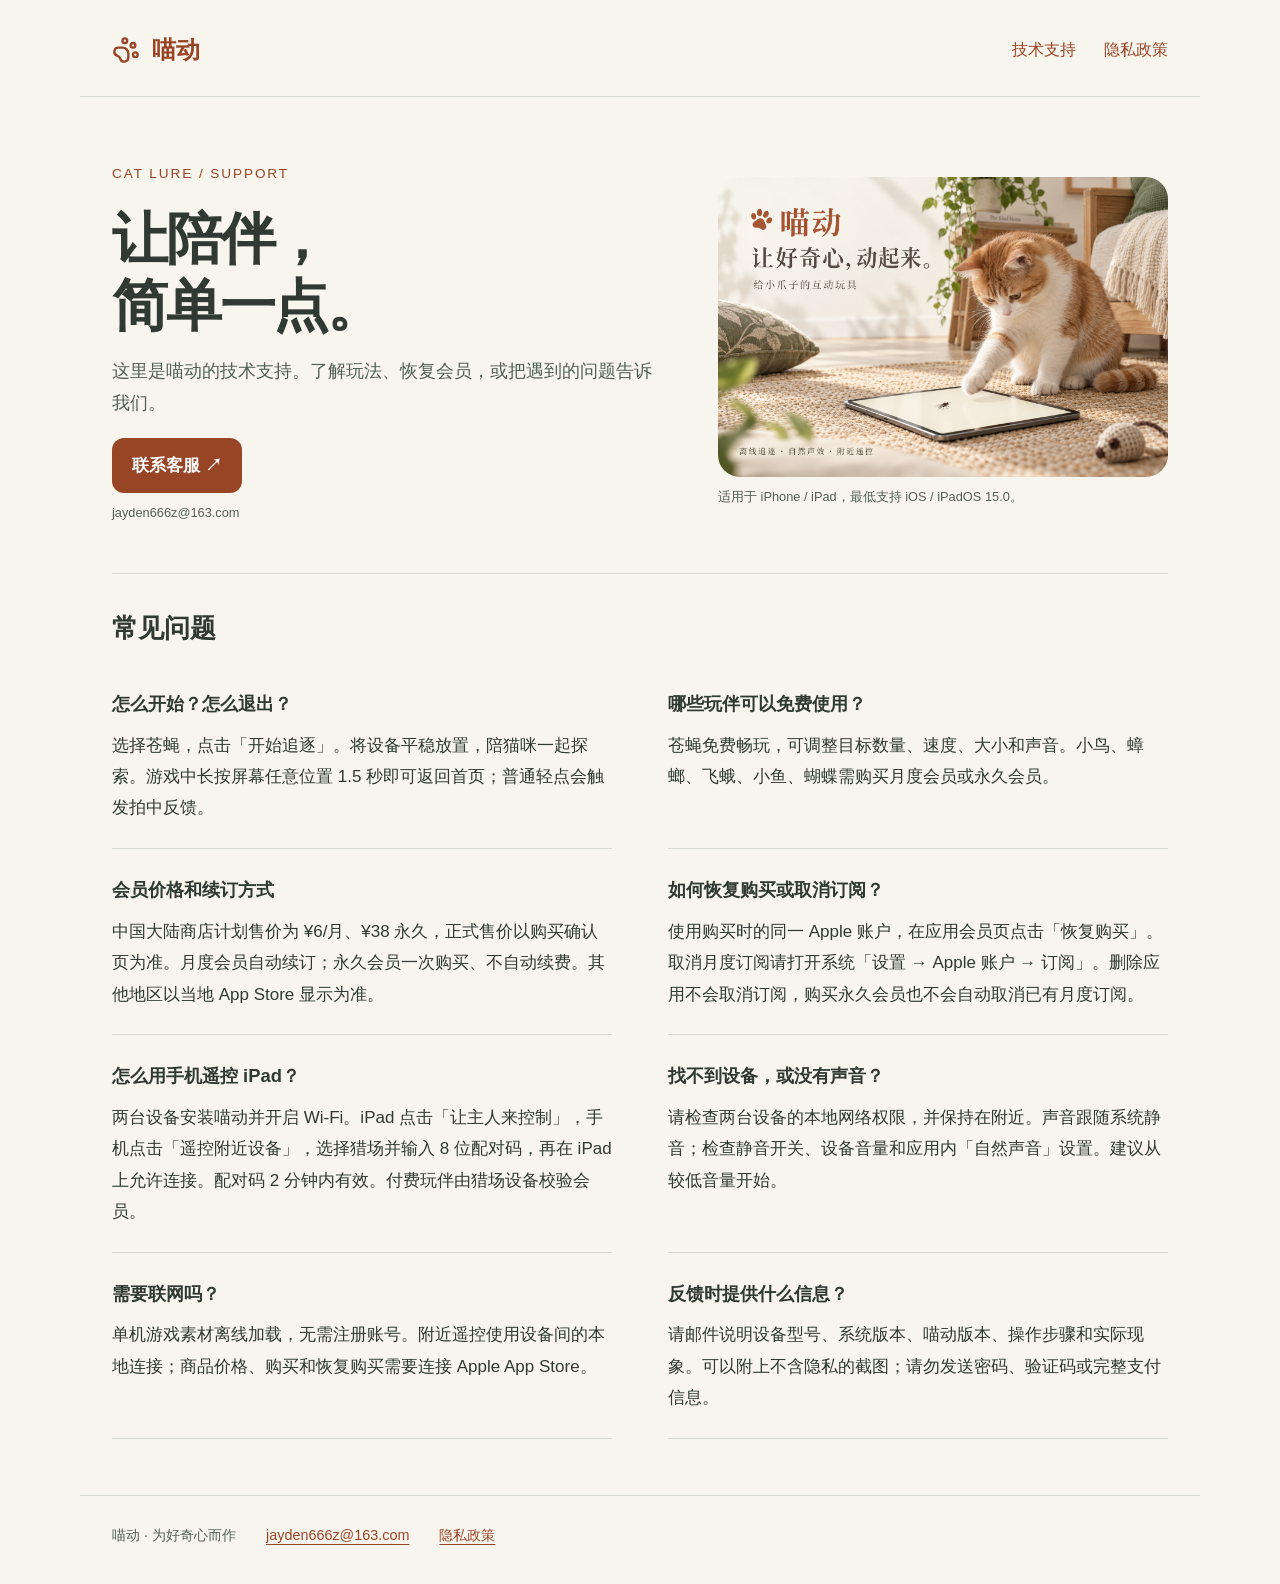
<file: index.html>
<!doctype html><html lang="zh-CN"><head><meta charset="utf-8"><meta name="viewport" content="width=device-width,initial-scale=1"><meta name="description" content="喵动 iPhone 和 iPad 猫咪互动玩具的技术支持与隐私政策"><title>喵动 · 技术支持</title><link rel="stylesheet" href="./styles.css?v=2"><link rel="preload" as="image" href="./miaodong-brand.png"/></head><body><a class="skip" href="#main">跳到正文</a><header class="site-header"><a href="./" class="brand"><svg xmlns="http://www.w3.org/2000/svg" width="28" height="28" viewBox="0 0 24 24" fill="none" stroke="currentColor" stroke-width="2" stroke-linecap="round" stroke-linejoin="round" class="lucide lucide-paw-print" aria-hidden="true"><circle cx="11" cy="4" r="2"></circle><circle cx="18" cy="8" r="2"></circle><circle cx="20" cy="16" r="2"></circle><path d="M9 10a5 5 0 0 1 5 5v3.5a3.5 3.5 0 0 1-6.84 1.045Q6.52 17.48 4.46 16.84A3.5 3.5 0 0 1 5.5 10Z"></path></svg>喵动</a><nav aria-label="主导航"><a href="./">技术支持</a><a href="./privacy.html">隐私政策</a></nav></header><main id="main"><section class="intro"><div><p class="eyebrow">CAT LURE / SUPPORT</p><h1>让陪伴，<br/>简单一点。</h1><p class="lead">这里是喵动的技术支持。了解玩法、恢复会员，或把遇到的问题告诉我们。</p><a class="contact" href="mailto:jayden666z@163.com?subject=%E5%96%B5%E5%8A%A8%E4%BD%BF%E7%94%A8%E5%8F%8D%E9%A6%88">联系客服 ↗</a><p class="caption">jayden666z@163.com</p></div><div><img class="hero-photo" src="./miaodong-brand.png" alt="喵动品牌宣传图：猫咪好奇地伸爪触碰平放在地面的平板" width="1536" height="1024"/><p class="caption">适用于 iPhone / iPad，最低支持 iOS / iPadOS 15.0。</p></div></section><section class="faq"><h2>常见问题</h2><div class="faq-grid"><article><h3>怎么开始？怎么退出？</h3><p>选择苍蝇，点击「开始追逐」。将设备平稳放置，陪猫咪一起探索。游戏中长按屏幕任意位置 1.5 秒即可返回首页；普通轻点会触发拍中反馈。</p></article><article><h3>哪些玩伴可以免费使用？</h3><p>苍蝇免费畅玩，可调整目标数量、速度、大小和声音。小鸟、蟑螂、飞蛾、小鱼、蝴蝶需购买月度会员或永久会员。</p></article><article><h3>会员价格和续订方式</h3><p>中国大陆商店计划售价为 ¥6/月、¥38 永久，正式售价以购买确认页为准。月度会员自动续订；永久会员一次购买、不自动续费。其他地区以当地 App Store 显示为准。</p></article><article><h3>如何恢复购买或取消订阅？</h3><p>使用购买时的同一 Apple 账户，在应用会员页点击「恢复购买」。取消月度订阅请打开系统「设置 → Apple 账户 → 订阅」。删除应用不会取消订阅，购买永久会员也不会自动取消已有月度订阅。</p></article><article><h3>怎么用手机遥控 iPad？</h3><p>两台设备安装喵动并开启 Wi-Fi。iPad 点击「让主人来控制」，手机点击「遥控附近设备」，选择猎场并输入 8 位配对码，再在 iPad 上允许连接。配对码 2 分钟内有效。付费玩伴由猎场设备校验会员。</p></article><article><h3>找不到设备，或没有声音？</h3><p>请检查两台设备的本地网络权限，并保持在附近。声音跟随系统静音；检查静音开关、设备音量和应用内「自然声音」设置。建议从较低音量开始。</p></article><article><h3>需要联网吗？</h3><p>单机游戏素材离线加载，无需注册账号。附近遥控使用设备间的本地连接；商品价格、购买和恢复购买需要连接 Apple App Store。</p></article><article><h3>反馈时提供什么信息？</h3><p>请邮件说明设备型号、系统版本、喵动版本、操作步骤和实际现象。可以附上不含隐私的截图；请勿发送密码、验证码或完整支付信息。</p></article></div></section></main><footer><span>喵动 · 为好奇心而作</span><a href="mailto:jayden666z@163.com">jayden666z@163.com</a><a href="./privacy.html">隐私政策</a></footer></body></html>
</file>
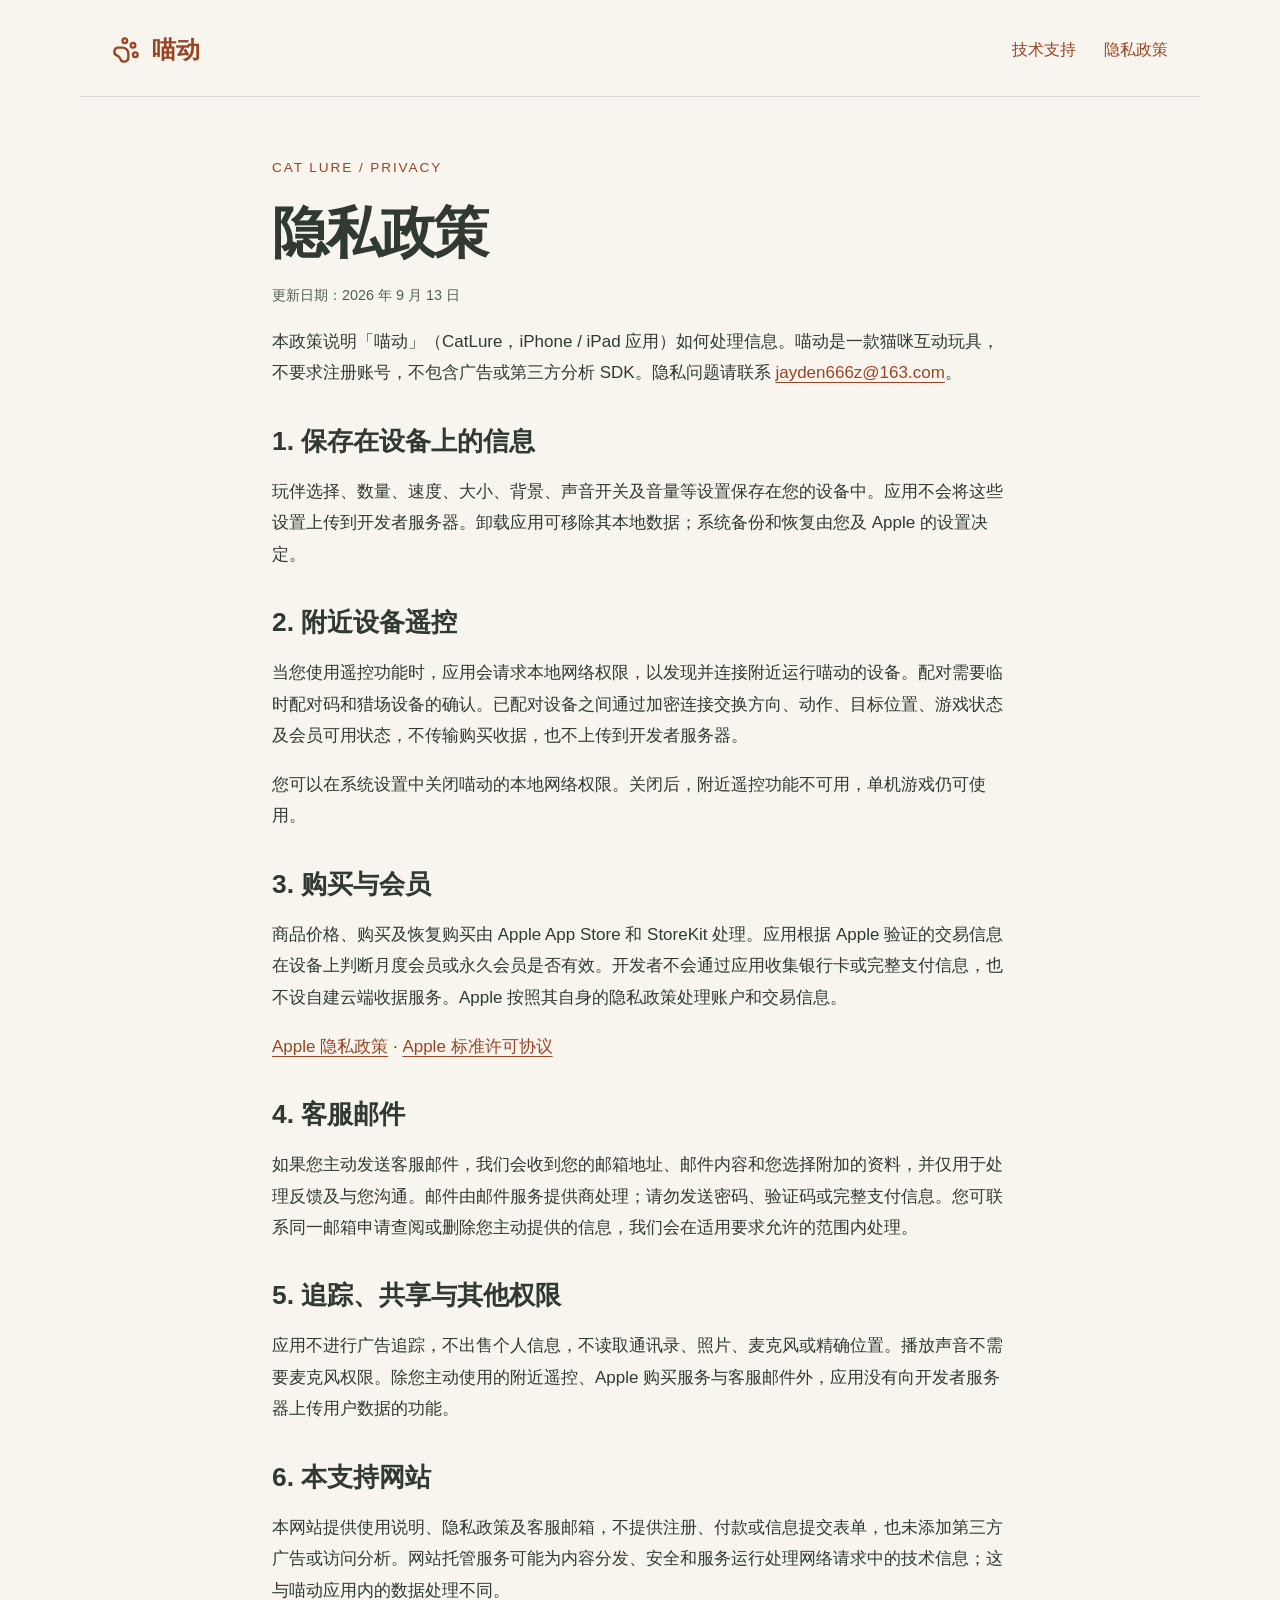
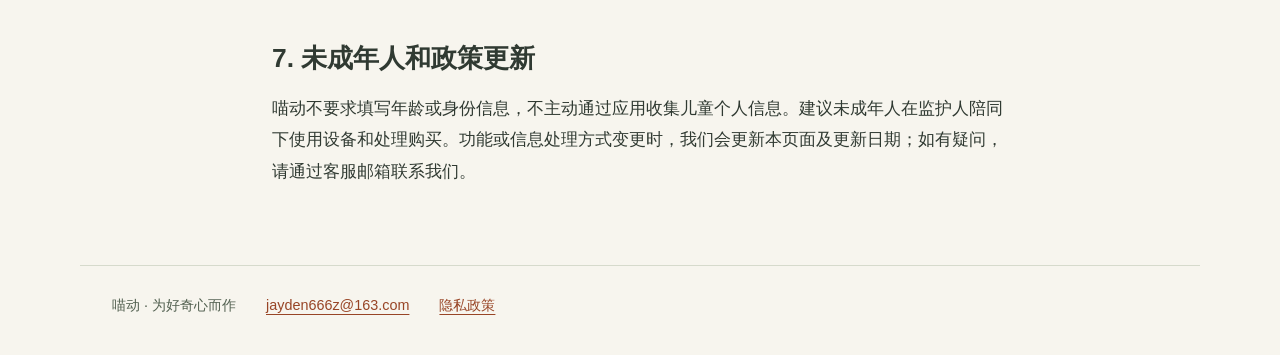
<file: privacy.html>
<!doctype html><html lang="zh-CN"><head><meta charset="utf-8"><meta name="viewport" content="width=device-width,initial-scale=1"><meta name="description" content="喵动 iPhone 和 iPad 猫咪互动玩具的技术支持与隐私政策"><title>隐私政策 · 喵动</title><link rel="stylesheet" href="./styles.css?v=2"></head><body><a class="skip" href="#main">跳到正文</a><header class="site-header"><a href="./" class="brand"><svg xmlns="http://www.w3.org/2000/svg" width="28" height="28" viewBox="0 0 24 24" fill="none" stroke="currentColor" stroke-width="2" stroke-linecap="round" stroke-linejoin="round" class="lucide lucide-paw-print" aria-hidden="true"><circle cx="11" cy="4" r="2"></circle><circle cx="18" cy="8" r="2"></circle><circle cx="20" cy="16" r="2"></circle><path d="M9 10a5 5 0 0 1 5 5v3.5a3.5 3.5 0 0 1-6.84 1.045Q6.52 17.48 4.46 16.84A3.5 3.5 0 0 1 5.5 10Z"></path></svg>喵动</a><nav aria-label="主导航"><a href="./">技术支持</a><a href="./privacy.html">隐私政策</a></nav></header><main class="policy" id="main"><p class="eyebrow">CAT LURE / PRIVACY</p><h1>隐私政策</h1><p class="updated">更新日期：2026 年 9 月 13 日</p><p>本政策说明「喵动」（CatLure，iPhone / iPad 应用）如何处理信息。喵动是一款猫咪互动玩具，不要求注册账号，不包含广告或第三方分析 SDK。隐私问题请联系 <a href="mailto:jayden666z@163.com">jayden666z@163.com</a>。</p><section><h2>1. 保存在设备上的信息</h2><p>玩伴选择、数量、速度、大小、背景、声音开关及音量等设置保存在您的设备中。应用不会将这些设置上传到开发者服务器。卸载应用可移除其本地数据；系统备份和恢复由您及 Apple 的设置决定。</p></section><section><h2>2. 附近设备遥控</h2><p>当您使用遥控功能时，应用会请求本地网络权限，以发现并连接附近运行喵动的设备。配对需要临时配对码和猎场设备的确认。已配对设备之间通过加密连接交换方向、动作、目标位置、游戏状态及会员可用状态，不传输购买收据，也不上传到开发者服务器。</p><p>您可以在系统设置中关闭喵动的本地网络权限。关闭后，附近遥控功能不可用，单机游戏仍可使用。</p></section><section><h2>3. 购买与会员</h2><p>商品价格、购买及恢复购买由 Apple App Store 和 StoreKit 处理。应用根据 Apple 验证的交易信息在设备上判断月度会员或永久会员是否有效。开发者不会通过应用收集银行卡或完整支付信息，也不设自建云端收据服务。Apple 按照其自身的隐私政策处理账户和交易信息。</p><p><a href="https://www.apple.com/legal/privacy/">Apple 隐私政策</a> · <a href="https://www.apple.com/legal/internet-services/itunes/dev/stdeula/">Apple 标准许可协议</a></p></section><section><h2>4. 客服邮件</h2><p>如果您主动发送客服邮件，我们会收到您的邮箱地址、邮件内容和您选择附加的资料，并仅用于处理反馈及与您沟通。邮件由邮件服务提供商处理；请勿发送密码、验证码或完整支付信息。您可联系同一邮箱申请查阅或删除您主动提供的信息，我们会在适用要求允许的范围内处理。</p></section><section><h2>5. 追踪、共享与其他权限</h2><p>应用不进行广告追踪，不出售个人信息，不读取通讯录、照片、麦克风或精确位置。播放声音不需要麦克风权限。除您主动使用的附近遥控、Apple 购买服务与客服邮件外，应用没有向开发者服务器上传用户数据的功能。</p></section><section><h2>6. 本支持网站</h2><p>本网站提供使用说明、隐私政策及客服邮箱，不提供注册、付款或信息提交表单，也未添加第三方广告或访问分析。网站托管服务可能为内容分发、安全和服务运行处理网络请求中的技术信息；这与喵动应用内的数据处理不同。</p></section><section><h2>7. 未成年人和政策更新</h2><p>喵动不要求填写年龄或身份信息，不主动通过应用收集儿童个人信息。建议未成年人在监护人陪同下使用设备和处理购买。功能或信息处理方式变更时，我们会更新本页面及更新日期；如有疑问，请通过客服邮箱联系我们。</p></section></main><footer><span>喵动 · 为好奇心而作</span><a href="mailto:jayden666z@163.com">jayden666z@163.com</a><a href="./privacy.html">隐私政策</a></footer></body></html>
</file>
<file: styles.css>
:root {
  --background: #f7f5ee;
  --foreground: #303a32;
  --primary: #984526;
  --primary-foreground: #fff;
  --card: #fffefa;
  --card-foreground: #303a32;
  --muted: #e0e7d9;
  --muted-foreground: #526050;
  --border: #d6dacc;
  --ring: #984526;
  --radius: 1rem;
  --font-sans:
    -apple-system, BlinkMacSystemFont, 'PingFang SC', 'Microsoft YaHei',
    sans-serif;
}
* {
  box-sizing: border-box;
}
body {
  margin: 0;
  background: var(--background);
  color: var(--foreground);
  font-family: var(--font-sans);
  font-size: 17px;
  line-height: 1.85;
}
a {
  color: var(--primary);
  text-underline-offset: 0.25em;
}
a:focus-visible {
  outline: 3px solid var(--primary);
  outline-offset: 5px;
}
h1,
h2,
h3,
p {
  margin-top: 0;
}
h1 {
  font-size: clamp(2rem, 5vw, 3.5rem);
  line-height: 1.2;
  letter-spacing: -0.04em;
  margin-bottom: 1rem;
}
h2 {
  font-size: 1.65rem;
  line-height: 1.4;
  margin-bottom: 1rem;
}
h3 {
  font-size: 1.15rem;
  margin-bottom: 0.55rem;
}
p {
  margin-bottom: 1.1rem;
}
.site-header,
main,
footer {
  max-width: 1120px;
  margin: auto;
  padding-left: 32px;
  padding-right: 32px;
}
.site-header {
  display: flex;
  justify-content: space-between;
  align-items: center;
  padding-top: 28px;
  padding-bottom: 24px;
  border-bottom: 1px solid var(--border);
}
.brand {
  font-size: 1.5rem;
  font-weight: 700;
  text-decoration: none;
  display: flex;
  align-items: center;
  gap: 12px;
}
nav {
  display: flex;
  gap: 28px;
  font-size: 1rem;
}
nav a {
  text-decoration: none;
}
.intro {
  display: grid;
  grid-template-columns: 1.1fr 0.9fr;
  gap: 56px;
  align-items: center;
  padding: 64px 0 48px;
}
.eyebrow {
  font-size: 0.85rem;
  letter-spacing: 0.14em;
  color: var(--primary);
  margin-bottom: 18px;
}
.lead {
  font-size: 1.1rem;
  color: var(--muted-foreground);
}
.contact {
  display: inline-block;
  padding: 12px 20px;
  background: var(--primary);
  color: #fff;
  border-radius: 12px;
  text-decoration: none;
  font-weight: 600;
}
.hero-photo {
  width: 100%;
  height: auto;
  border-radius: 22px;
  display: block;
  aspect-ratio: 1.5;
  object-fit: cover;
}
.caption {
  font-size: 0.8rem;
  color: var(--muted-foreground);
  margin: 8px 0 0;
}
.faq {
  padding: 36px 0 56px;
  border-top: 1px solid var(--border);
}
.faq-grid {
  display: grid;
  grid-template-columns: 1fr 1fr;
  gap: 0 56px;
}
.faq article {
  padding: 24px 0;
  border-bottom: 1px solid var(--border);
}
.faq p {
  margin: 0;
}
.policy {
  max-width: 800px;
  padding-top: 58px;
  padding-bottom: 60px;
}
.policy section {
  margin-top: 34px;
}
.policy ul {
  padding-left: 1.4em;
}
.updated {
  font-size: 0.9rem;
  color: var(--muted-foreground);
}
footer {
  border-top: 1px solid var(--border);
  padding-top: 26px;
  padding-bottom: 36px;
  display: flex;
  flex-wrap: wrap;
  gap: 14px 30px;
  font-size: 0.9rem;
  color: var(--muted-foreground);
}
.skip {
  position: absolute;
  top: -80px;
  background: white;
  padding: 12px;
}
.skip:focus {
  top: 0;
}
@media (max-width: 700px) {
  .site-header,
  main,
  footer {
    padding-left: 22px;
    padding-right: 22px;
  }
  .site-header {
    align-items: flex-start;
    gap: 20px;
  }
  .brand {
    font-size: 1.3rem;
  }
  nav {
    gap: 18px;
    font-size: 0.9rem;
    flex-wrap: wrap;
  }
  .intro {
    grid-template-columns: 1fr;
    gap: 28px;
    padding: 42px 0;
  }
  .faq-grid {
    grid-template-columns: 1fr;
  }
  .policy {
    padding-top: 36px;
  }
  .hero-photo {
    max-height: 300px;
  }
  footer {
    flex-direction: column;
  }
}
</file>
